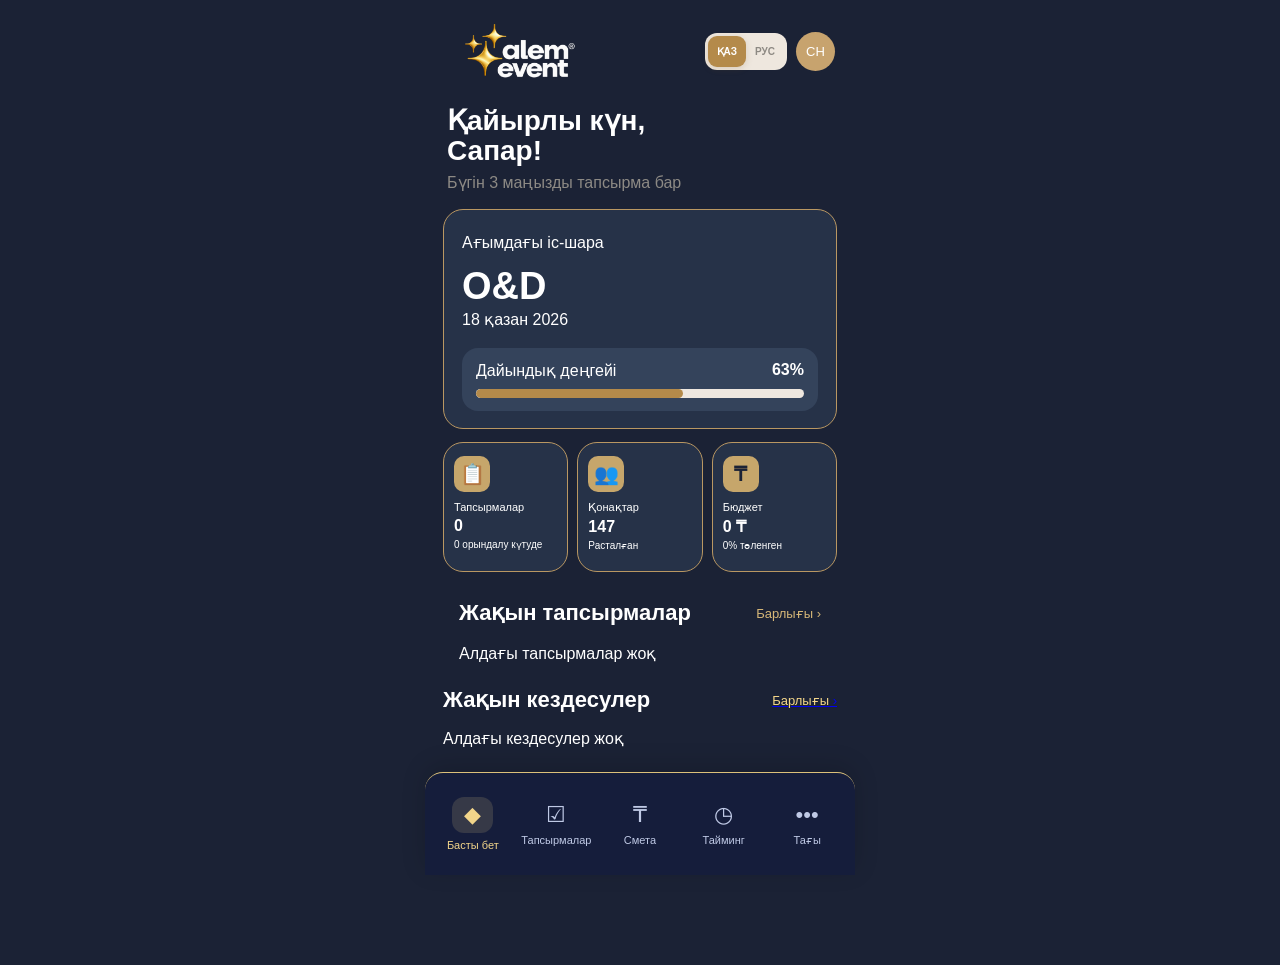
<file: index.html>
<!DOCTYPE html>
<html lang="kk">
<head>
    <meta charset="UTF-8">
    <meta name="viewport" content="width=device-width, initial-scale=1.0">
    <title>Alem Event</title>
    <link rel="stylesheet" href="style.css">
</head>

<body>

<div class="app">

    <header class="topbar">
     <div class="logo">
    <img src="logo-white.png" alt="Alem Event" class="brand-logo">
</div>
        <div class="top-actions">

            <div class="language-switch">
                <button class="language-btn" data-lang="kk">ҚАЗ</button>
                <button class="language-btn" data-lang="ru">РУС</button>
            </div>

            <div class="avatar">СН</div>
        </div>
    </header>

    <main>

        <section class="welcome">
            <h1>
                <span data-i18n="greeting">Қайырлы күн,</span><br>
                <span data-i18n="name">Сапар!</span>
            </h1>

            <p data-i18n="importantTasks">
                Бүгін 3 маңызды тапсырма бар
            </p>
        </section>

        <section class="event-card">
            <div class="event-info">
                <span data-i18n="currentEvent">
                    Ағымдағы іс-шара
                </span>

                <h2>O&D</h2>
                <p>18 қазан 2026</p>
            </div>

            <div class="progress-box">
                <div class="progress-title">
                    <span data-i18n="preparation">
                        Дайындық деңгейі
                    </span>
                    <strong>63%</strong>
                </div>

                <div class="progress">
                    <div class="progress-fill"></div>
                </div>
            </div>
        </section>

        <section class="stats">

            <div class="stat-card">
               <div class="stat-icon">📋</div>
                <span data-i18n="tasks">Тапсырмалар</span>
                <strong id="homeTaskCount">0</strong>
               <small id="homeTaskWaiting" data-i18n="waiting">
  0 орындалу күтуде
</small>
            </div>

            <div class="stat-card">
                <div class="stat-icon">👥</div>
                <span data-i18n="guests">Қонақтар</span>
                <strong>147</strong>
                <small data-i18n="confirmed">
                    Расталған
                </small>
            </div>

            <div class="stat-card">
                <div class="stat-icon">₸</div>
                <span data-i18n="budget">Бюджет</span>
                <strong id="homeBudget">0 ₸</strong>
               <small id="homePaid">0% төленген</small>
            </div>

        </section>

        <section class="tasks">

            <div class="section-title">
                <h2 data-i18n="upcomingTasks">
                    Жақын тапсырмалар
                </h2>

                <span>
                    <span data-i18n="all">Барлығы</span> ›
                </span>
            </div>

        <div class="task-list" id="homeUpcomingTasks"></div>
        </section>

        <section class="meetings">

            <div class="section-title">
                <h2 data-i18n="upcomingMeetings">
                    Жақын кездесулер
                </h2>

                <span>
                    <a href="meetings.html" class="all-link">
  <span data-i18n="all">Барлығы</span> ›
</a>
                </span>
            </div>

           <div id="homeUpcomingMeetings"></div>
        </section>

    </main>

   <nav class="bottom-nav">
  <button class="active" data-page="home">
    <span>◆</span>
    <label data-i18n="home">Басты бет</label>
  </button>

  <button type="button" onclick="window.location.href='tasks.html'">
  <span>☑</span>
  <label data-i18n="tasks">Тапсырмалар</label>
</button>

  <button data-page="estimate">
    <span>₸</span>
    <label data-i18n="estimate">Смета</label>
  </button>

  <button data-page="timing">
    <span>◷</span>
    <label data-i18n="timing">Тайминг</label>
  </button>

  <button data-page="more">
    <span>•••</span>
    <label data-i18n="more">Тағы</label>
  </button>
</nav>


</div>

<script src="script.js"></script>

</body>
</html>
</file>
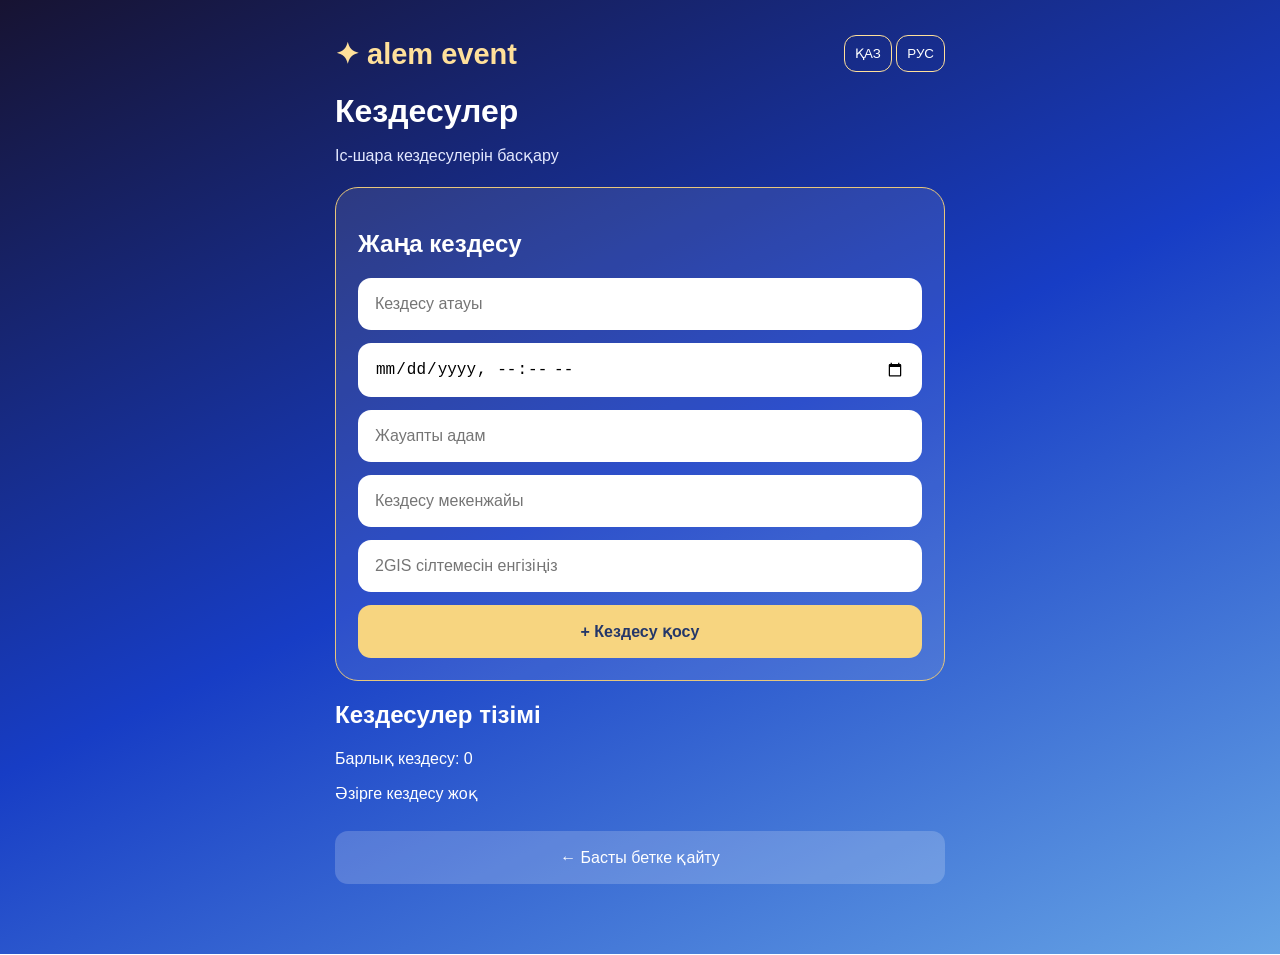
<file: meetings.html>
<!DOCTYPE html>
<html lang="kk">
<head>
<meta charset="UTF-8">
<meta name="viewport" content="width=device-width, initial-scale=1">
<title>Alem Event — Кездесулер</title>
<style>
* { box-sizing: border-box; }
body {
  margin: 0;
  font-family: Arial, sans-serif;
  color: white;
  background: linear-gradient(155deg,#171332,#173dc5,#66a4e5);
  min-height: 100vh;
}
.app { max-width: 650px; margin: auto; padding: 35px 20px 70px; }
header { display: flex; justify-content: space-between; align-items: center; }
.logo { color: #ffe09a; font-size: 29px; font-weight: bold; }
.lang button {
  background: transparent; color: white;
  border: 1px solid #ffe09a; border-radius: 12px;
  padding: 10px; cursor: pointer;
}
h1 { margin-bottom: 5px; }
.subtitle { color: #e4e9ff; }
.card, .item {
  background: #ffffff18;
  border: 1px solid #e8c77b;
  border-radius: 23px;
  padding: 22px;
  margin-top: 22px;
}
input {
  display: block; width: 100%; padding: 17px;
  margin: 13px 0; border: none; border-radius: 13px;
  font-size: 16px;
}
button { cursor: pointer; }
.gold, .back {
  width: 100%; padding: 17px; border: none;
  border-radius: 13px; font-size: 16px;
}
.gold { background: #f7d580; color: #243769; font-weight: bold; }
.back { margin-top: 28px; background: #ffffff30; color: white; }
.item { display: flex; justify-content: space-between; gap: 15px; }
.item strong { font-size: 18px; }
.item p { color: #e1e9ff; line-height: 1.6; }
.actions { display: flex; flex-direction: column; gap: 8px; }
.actions button {
  border: 1px solid #ffe09a; border-radius: 9px;
  background: #ffffff20; color: white; padding: 9px;
}
</style>
</head>
<body>
<div class="app">
  <header>
    <div class="logo">✦ alem event</div>
    <div class="lang">
      <button onclick="setLang('kk')">ҚАЗ</button>
      <button onclick="setLang('ru')">РУС</button>
    </div>
  </header>

  <h1 id="title">Кездесулер</h1>
  <p class="subtitle" id="subtitle">Іс-шара кездесулерін басқару</p>

  <div class="card">
    <h2 id="formTitle">Жаңа кездесу</h2>
    <form id="meetingForm">
      <input id="meetingName" placeholder="Кездесу атауы" required>
      <input id="meetingDate" type="datetime-local" required>
      <input id="meetingPerson" placeholder="Жауапты адам">
      
<input
  type="text"
  id="meetingAddress"
  placeholder="Кездесу мекенжайы"
/>

<input
  type="url"
  id="meeting2gis"
  placeholder="2GIS сілтемесін енгізіңіз"
/>

      <button class="gold" id="addButton" type="submit">+ Кездесу қосу</button>
    </form>
  </div>

  <h2 id="listTitle">Кездесулер тізімі</h2>
  <p id="count"></p>
  <div id="meetingList"></div>
  <button class="back" id="backButton" onclick="location.href='index.html'">
    ← Басты бетке қайту
  </button>
</div>

<script>
const KEY = 'alem_meetings';
let meetings = [];
try {
  const stored = JSON.parse(localStorage.getItem(KEY) || '[]');
  meetings = Array.isArray(stored) ? stored : [];
} catch(e) { meetings = []; }

let lang = localStorage.getItem('alemLanguage') === 'ru' ? 'ru' : 'kk';
let editingId = null;

const words = {
  kk: {
    title:'Кездесулер', subtitle:'Іс-шара кездесулерін басқару',
    form:'Жаңа кездесу', name:'Кездесу атауы',
    person:'Жауапты адам', add:'+ Кездесу қосу',
    save:'Өзгерісті сақтау', list:'Кездесулер тізімі',
    count:'Барлық кездесу: ', empty:'Әзірге кездесу жоқ',
    edit:'Өзгерту', del:'Өшіру', back:'← Басты бетке қайту',
    confirm:'Кездесуді өшіресіз бе?'
  },
  ru: {
    title:'Встречи', subtitle:'Управление встречами мероприятия',
    form:'Новая встреча', name:'Название встречи',
    person:'Ответственный', add:'+ Добавить встречу',
    save:'Сохранить изменения', list:'Список встреч',
    count:'Всего встреч: ', empty:'Пока нет встреч',
    edit:'Изменить', del:'Удалить', back:'← На главную',
    confirm:'Удалить встречу?'
  }
};

const $ = id => document.getElementById(id);
function save() {
  localStorage.setItem(KEY, JSON.stringify(meetings));
}
function setLang(value) {
  lang = value;
  localStorage.setItem('alemLanguage', lang);
  render();
}
function render() {
  const w = words[lang];
  document.documentElement.lang = lang;
  $('title').textContent = w.title;
  $('subtitle').textContent = w.subtitle;
  $('formTitle').textContent = w.form;
  $('meetingName').placeholder = w.name;
  $('meetingPerson').placeholder = w.person;
  $('addButton').textContent = editingId === null ? w.add : w.save;
  $('listTitle').textContent = w.list;
  $('backButton').textContent = w.back;
  $('count').textContent = w.count + meetings.length;

  const list = $('meetingList');
  list.replaceChildren();
  if (!meetings.length) {
    list.textContent = w.empty;
    return;
  }

  [...meetings].sort((a,b) => a.date.localeCompare(b.date))
    .forEach(m => {
      const card = document.createElement('div');
      card.className = 'item';
      const info = document.createElement('div');
      const title = document.createElement('strong');
      title.textContent = m.name;
      const details = document.createElement('p');
      details.textContent = m.date.replace('T',' ') +
        (m.person ? ' · ' + m.person : '');
      info.append(title, details);

      const actions = document.createElement('div');
      actions.className = 'actions';
      const edit = document.createElement('button');
      edit.textContent = w.edit;
      edit.onclick = () => {
        editingId = m.id;
        $('meetingName').value = m.name;
        $('meetingDate').value = m.date;
        $('meetingPerson').value = m.person;
        $('addButton').textContent = w.save;
        window.scrollTo(0,0);
      };
      const del = document.createElement('button');
      del.textContent = '× ' + w.del;
      del.onclick = () => {
        if (!confirm(w.confirm)) return;
        meetings = meetings.filter(x => x.id !== m.id);
        if (editingId === m.id) editingId = null;
        $('meetingForm').reset();
        save();
        render();
      };
      actions.append(edit, del);
      card.append(info, actions);
      list.append(card);
    });
}

$('meetingForm').addEventListener('submit', e => {
  e.preventDefault();
  const name = $('meetingName').value.trim();
  const date = $('meetingDate').value;
  const person = $('meetingPerson').value.trim();
  const address = $('meetingAddress').value.trim();
const gisLink = $('meeting2gis').value.trim();
  if (!name || !date) return;

  if (editingId !== null) {
    const m = meetings.find(x => x.id === editingId);
    if (m) Object.assign(m, {name, date, person, address, gisLink});
  } else {
    meetings.push({
     id: Date.now() + Math.random(), name, date, person, address, gisLink
    });
  }
  editingId = null;
  $('meetingForm').reset();
  save();
  render();
});
render();
</script>
</body>
</html>
</file>
<file: style.css>
* {
    box-sizing: border-box;
    margin: 0;
    padding: 0;
}

body {
    font-family: Arial, sans-serif;
    background: #eeeae4;
    color: #171717;
}

.app {
    width: 100%;
    max-width: 430px;
    min-height: 100vh;
    margin: 0 auto;
   background: #1B2235;
    padding-bottom: 90px;
}

.topbar {
    height: 92px;
    padding: 22px 20px 12px;
    display: flex;
    align-items: center;
    justify-content: space-between;
}

.logo {
    display: flex;
    align-items: center;
    gap: 8px;
}

.logo-mark {
    font-size: 38px;
    color: #b48a4a;
}

.logo-text {
    display: flex;
    flex-direction: column;
    font-size: 19px;
    line-height: 17px;
}

.top-actions {
    display: flex;
    align-items: center;
    gap: 9px;
}

.top-actions button,
.avatar {
    width: 39px;
    height: 39px;
    border-radius: 50%;
}

.top-actions button {
    border: 1px solid #eee9e2;
    background: white;
}

.avatar {
    background: #c7a36e;
    color: white;
    display: grid;
    place-items: center;
    font-size: 13px;
}

main {
    padding: 0 18px;
}

.welcome {
    padding: 14px 4px 17px;
}

.welcome h1 {
    font-size: 28px;
    line-height: 1.08;
}

.welcome p {
    color: #8d8a85;
    margin-top: 7px;
}

.event-card {
    min-height: 220px;
    border-radius: 20px;
    padding: 23px 18px 17px;
    background: #263248;
border: 1px solid #B99762;
color: #FFFFFF;
    display: flex;
    flex-direction: column;
    justify-content: space-between;
}

.event-info h2 {
    font-size: 38px;
    margin: 13px 0 2px;
    color: #FFFFFF;
}

.progress-box {
    padding: 13px 14px;
    border-radius: 16px;
    background: #34435B;
}

.progress-title {
    display: flex;
    justify-content: space-between;
    margin-bottom: 9px;
}

.progress {
    height: 9px;
    border-radius: 20px;
    background: #eee7df;
    overflow: hidden;
}

.progress-fill {
    width: 63%;
    height: 100%;
    background: #b48a4a;
    border-radius: 20px;
}

.stats {
    display: grid;
    grid-template-columns: repeat(3, 1fr);
    gap: 9px;
    margin-top: 13px;
}

.stat-card {
    min-height: 130px;
    background: white;
    border-radius: 17px;
    padding: 13px 10px;
}

.stat-icon {
    width: 31px;
    height: 31px;
    border-radius: 10px;
    background: #eee3d3;
    color: #b48a4a;
    display: grid;
    place-items: center;
    margin-bottom: 9px;
}

.stat-card span,
.stat-card strong,
.stat-card small {
    display: block;
}

.stat-card span {
    font-size: 11px;
    color: #716e69;
}

.stat-card strong {
    margin-top: 4px;
}

.stat-card small {
    margin-top: 4px;
    color: #8d8a85;
    font-size: 10px;
}
/* Тіл ауыстырғыш */

.language-switch {
    display: flex;
    align-items: center;
    padding: 3px;
    background: #eee7de;
    border-radius: 12px;
}

.language-switch .language-btn {
    width: auto;
    height: 31px;
    padding: 0 9px;
    border: none;
    border-radius: 9px;
    background: transparent;
    color: #8d8983;
    font-size: 10px;
    font-weight: 700;
    cursor: pointer;
}

.language-switch .language-btn.active {
    background: #b48a4a;
    color: white;
    box-shadow: 0 2px 7px rgba(128, 91, 40, 0.18);
}
/* Alem Event негізгі логотипі */
.logo {
    display: flex;
    align-items: center;
}

.brand-logo {
    display: block;
    width: 145px;
    height: auto;
    object-fit: contain;
}
/* ========================================
   ALEM EVENT — LOGIN
======================================== */

.login-page {
    margin: 0;
    min-height: 100vh;
    display: flex;
    justify-content: center;
    align-items: center;
    padding: 30px 15px;
    box-sizing: border-box;
    font-family: Arial, Helvetica, sans-serif;

    
background: #1C2233;

}

.login-card {
    width: 100%;
    max-width: 520px;
    min-height: 720px;
    box-sizing: border-box;

    padding: 48px 52px 32px;

    background: rgba(255, 252, 247, 0.72);
    border: 1px solid rgba(255, 255, 255, 0.9);
    border-radius: 30px;

    box-shadow:
        0 25px 70px rgba(94, 69, 38, 0.12),
        inset 0 1px 0 rgba(255, 255, 255, 0.9);

    backdrop-filter: blur(20px);
}

.login-top {
    display: flex;
    align-items: center;
    justify-content: space-between;
    gap: 25px;
}

.login-logo {
    width: 180px;
    height: 100px;
    object-fit: contain;
    object-position: left center;
}

.login-language {
    display: flex;
    padding: 4px;
    border-radius: 16px;
    background: rgba(255, 255, 255, .65);
    box-shadow: 0 4px 18px rgba(80, 60, 35, .08);
}

.login-lang {
    border: 0;
    background: transparent;
    color: #77716c;
    padding: 12px 16px;
    border-radius: 13px;
    font-size: 13px;
    font-weight: 700;
    cursor: pointer;
}

.login-lang.active {
    color: #fff;
    background: linear-gradient(135deg, #a8793e, #d0aa70);
    box-shadow: 0 5px 15px rgba(163, 117, 58, .25);
}

.login-content {
    margin-top: 65px;
}

.login-content h1 {
    margin: 0;
    color: #171717;
    font-size: 48px;
    line-height: 1.03;
    letter-spacing: -1.5px;
}

.login-subtitle {
    margin: 22px 0 40px;
    color: #9a9491;
    font-size: 17px;
    line-height: 1.5;
}

.login-form {
    display: flex;
    flex-direction: column;
    gap: 18px;
}

.login-input {
    height: 68px;
    display: flex;
    align-items: center;
    gap: 15px;
    padding: 0 20px;
    box-sizing: border-box;

    background: rgba(255, 255, 255, .55);
    border: 1px solid rgba(165, 150, 135, .35);
    border-radius: 18px;

    transition: .2s ease;
}

.login-input:focus-within {
    border-color: #b98a4b;
    box-shadow: 0 0 0 4px rgba(185, 138, 75, .10);
    background: rgba(255, 255, 255, .85);
}

.login-input > span {
    color: #9f9996;
    font-size: 23px;
}

.login-input input {
    width: 100%;
    border: 0;
    outline: 0;
    background: transparent;

    color: #292725;
    font-size: 16px;
}

.login-input input::placeholder {
    color: #aaa4a1;
}

.login-options {
    display: flex;
    justify-content: space-between;
    align-items: center;
    gap: 15px;
    margin: 5px 3px 15px;

    color: #716a63;
    font-size: 13px;
}

.login-options label {
    display: flex;
    align-items: center;
    gap: 7px;
    cursor: pointer;
}

.login-options input {
    accent-color: #ae8044;
}

.login-options a {
    color: #a2743b;
    text-decoration: underline;
}

.login-submit {
    width: 100%;
    height: 68px;
    border: 0;
    border-radius: 22px;

    color: white;
    font-size: 19px;
    font-weight: 700;

    background: linear-gradient(100deg, #9d6d32, #d0a76c);

    box-shadow: 0 14px 30px rgba(151, 104, 47, .25);
    cursor: pointer;

    transition: transform .2s ease, box-shadow .2s ease;
}

.login-submit span {
    margin-left: 12px;
    font-size: 25px;
}

.login-submit:hover {
    transform: translateY(-2px);
    box-shadow: 0 18px 35px rgba(151, 104, 47, .30);
}

.login-footer {
    margin: 75px 0 0;
    text-align: center;
    color: #96918d;
    font-size: 12px;
}

/* Телефон */
@media (max-width: 600px) {

    .login-page {
        padding: 0;
        align-items: stretch;
    }

    .login-card {
        min-height: 100vh;
        border-radius: 0;
        padding: 30px 24px;
    }

    .login-logo {
        width: 145px;
        height: 80px;
    }

    .login-content {
        margin-top: 45px;
    }

    .login-content h1 {
        font-size: 39px;
    }

    .login-options {
        align-items: flex-start;
        flex-direction: column;
    }

    .login-footer {
        margin-top: 55px;
    }
}
/* LOGIN — мәтіндер мен форманы анық көрсету */

.login-subtitle {
    color: #77716d;
    opacity: 1;
}

.login-input {
    background: rgba(255, 255, 255, 0.55);
    border: 1px solid rgba(150, 130, 110, 0.35);
    opacity: 1;
}

.login-input input {
    color: #292725;
    opacity: 1;
}

.login-input input::placeholder {
    color: #8f8985;
    opacity: 1;
}

.login-input svg,
.login-input span {
    color: #8f8985;
    opacity: 1;
}

.login-options,
.login-options label {
    color: #625d58;
    opacity: 1;
}

.login-options a {
    color: #9a7138;
    opacity: 1;
}

.login-button {
    background: linear-gradient(90deg, #a87835, #cba362);
    color: white;
    opacity: 1;
    box-shadow: 0 12px 30px rgba(164, 119, 54, 0.22);
}

.login-footer {
    color: #77716d;
    opacity: 1;
}
/* LOGIN CONTRAST FIX */

.login-page .login-input {
    background: rgba(255, 255, 255, 0.72) !important;
    border: 1px solid #d8cfc4 !important;
}

.login-page .login-input input {
    color: #292725 !important;
    opacity: 1 !important;
}

.login-page .login-input input::placeholder {
    color: #817a75 !important;
    opacity: 1 !important;
}

.login-page .login-input svg,
.login-page .login-input i,
.login-page .login-input span {
    color: #8a817b !important;
    opacity: 1 !important;
    stroke: #8a817b !important;
}

.login-page .login-options,
.login-page .login-options label {
    color: #5f5954 !important;
    opacity: 1 !important;
}

.login-page .login-options a {
    color: #9b7137 !important;
    opacity: 1 !important;
}

.login-page .login-button {
    background: linear-gradient(90deg, #a87938 0%, #caa25f 100%) !important;
    color: #ffffff !important;
    opacity: 1 !important;
}

.login-page .login-button * {
    color: #ffffff !important;
    opacity: 1 !important;
}

/* ALEM EVENT — DARK THEME */

.app {
  color: #ffffff;
}

.app h1,
.app h2,
.app h3 {
  color: #ffffff;
}

.app > p {
  color: #d6d9e3;
}

/* Карточкалардың мәтінін анық көрсету */

.app .event-card,
.app .stat-card {
  color: #292725;
}

.app .event-card h1,
.app .event-card h2,
.app .event-card h3,
.app .stat-card h1,
.app .stat-card h2,
.app .stat-card h3 {
  color: #292725;
}

/* ALEM EVENT — NAVY & GOLD */

body {
  background: #1B2235;
  color: #FFFFFF;
}

.app {
  background: linear-gradient(
    160deg,
    #192133 0%,
    #243453 100%
  );
  color: #FFFFFF;
}

.app h1,
.app h2,
.app h3 {
  color: #FFFFFF;
}

.app .topbar {
  color: #FFFFFF;
}

.app .card,
.app .stat-card {
  background: #263650;
  color: #FFFFFF;
  border: 1px solid rgba(198, 164, 108, 0.35);
  border-radius: 20px;
}

.app .card p,
.app .stat-card p {
  color: #D5DBE5;
}

/* LOGIN */
.login-page {
  background: #1B2235;
}

.login-page .login-card {
  background: #243047;
  border: 1px solid rgba(198, 164, 108, 0.35);
}

.login-page h1 {
  color: #FFFFFF;
}

.login-page .login-subtitle {
  color: #D5DBE5;
}

.login-page .login-footer {
  color: #B9C1CF;
}

.login-page .login-button,
.login-page .login-submit {
  background: linear-gradient(
    90deg,
    #A87938,
    #CBA362
  );
  color: #FFFFFF;
}

/* ALEM EVENT — DARK NAVY */

body {
  background: #1B2235;
}

.app {
  background: #1B2235 !important;
  color: #FFFFFF;
}

.app .card,
.app .stat-card {
  background: #263248 !important;
  color: #FFFFFF !important;
  border: 1px solid #B99762;
}

.app .card *,
.app .stat-card * {
  color: #FFFFFF;
}

/* O&D карточкасындағы мәтіндер */

.app .event-card,
.app .event-card .event-info,
.app .event-card .event-info h2,
.app .event-card .event-info p {
  color: #FFFFFF !important;
}

.app .event-card .progress-box {
  background: #34435B !important;
  color: #FFFFFF !important;
}

.app .event-card .progress-box * {
  color: #FFFFFF !important;
}
/* ALEM EVENT — негізгі фон */
body {
    background: #1B2235;
}

.app {
    background: #1B2235;
}
/* ALEM EVENT — алтын түсті белгішелер */

.app .stat-icon {
    width: 36px;
    height: 36px;
    display: flex;
    align-items: center;
    justify-content: center;
    background: #C6A66B;
    color: #1B2235;
    border-radius: 10px;
    font-size: 20px;
    font-weight: bold;
}
/* ALEM EVENT — Жақын тапсырмалар */

.app .tasks {
    margin-top: 28px;
    padding: 0 16px;
}

.app .section-title {
    display: flex;
    justify-content: space-between;
    align-items: center;
    gap: 12px;
    margin-bottom: 18px;
    color: #FFFFFF;
}

.app .section-title h2 {
    font-size: 22px;
    font-weight: 700;
    color: #FFFFFF;
}

.app .section-title > span {
    color: #D6B778;
    font-size: 13px;
}

.app .task-list {
    display: flex;
    flex-direction: column;
    gap: 12px;
}

.app .task {
    display: flex;
    align-items: center;
    gap: 14px;
    padding: 18px 14px;
    background: #26334D;
    border: 1px solid #C6A66B;
    border-radius: 16px;
    color: #FFFFFF;
}

.app .task > div:nth-child(2) {
    flex: 1;
    min-width: 0;
}

.app .task strong {
    display: block;
    color: #FFFFFF;
    font-size: 15px;
    line-height: 1.4;
}

.app .task p {
    margin-top: 6px;
    color: #C5CBD7;
    font-size: 13px;
}

.app .check {
    width: 24px;
    height: 24px;
    flex-shrink: 0;
    border: 2px solid #C6A66B;
    border-radius: 8px;
    color: #D6B778;
    display: flex;
    align-items: center;
    justify-content: center;
}

.app .person {
    color: #D6B778;
    font-weight: 600;
}

/* ALEM EVENT — ЖАҚЫН КЕЗДЕСУЛЕР */

.app .meetings {
  margin-top: 24px;
}

.app .meetings .section-title {
  display: flex;
  justify-content: space-between;
  align-items: center;
  margin-bottom: 16px;
  gap: 12px;
}

.app .meetings .section-title h2 {
  color: #FFFFFF;
  font-size: 22px;
  font-weight: 700;
}

.app .meetings .section-title span {
  color: #F5D78A;
}

.app .meeting-card {
  display: flex;
  align-items: center;
  gap: 16px;
  padding: 20px;
  border: 1.5px solid #E8CD8B;
  border-radius: 20px;
  background: rgba(255,255,255,0.07);
  color: #FFFFFF;
}

.app .meeting-card .calendar-icon {
  width: 48px;
  height: 48px;
  flex-shrink: 0;
  display: flex;
  align-items: center;
  justify-content: center;
  background: #E8CD8B;
  color: #1B2235;
  border-radius: 13px;
  font-size: 24px;
}

.app .meeting-card strong {
  display: block;
  color: #FFFFFF;
  font-size: 16px;
  margin-bottom: 7px;
}

.app .meeting-card p {
  color: #E8CD8B;
  font-size: 14px;
}

/* ALEM EVENT — ТӨМЕНГІ МӘЗІР */

.app .bottom-nav {
  position: sticky;
  bottom: 0;
  z-index: 100;
  width: 100%;
  max-width: 430px;
  margin: 24px auto 0;
  padding: 14px 8px;
  display: flex;
  justify-content: space-around;
  align-items: center;
  gap: 4px;
  background: #151D3B;
  border-top: 1px solid #DCC17A;
  border-radius: 18px 18px 0 0;
  box-shadow: 0 -6px 24px rgba(0,0,0,0.15);
}

.app .bottom-nav button {
  flex: 1;
  min-width: 0;
  border: none;
  background: transparent;
  color: #BFC9E5;
  padding: 10px 2px;
  display: flex;
  flex-direction: column;
  align-items: center;
  gap: 6px;
  cursor: pointer;
  font-size: 11px;
}

.app .bottom-nav button span {
  font-size: 22px;
}

.app .bottom-nav button label {
  font-size: 11px;
  cursor: pointer;
}

.app .bottom-nav button.active {
  color: #F2D58A;
}

.app .bottom-nav button.active span {
  background: rgba(242,213,138,0.15);
  border-radius: 12px;
  padding: 5px 12px;
}

/* Тапсырмалар бетінің төменгі мәзірі */
body:has(.tasks-page) .bottom-nav {
  display: flex;
  justify-content: space-around;
  align-items: center;
  gap: 8px;
  max-width: 600px;
  width: calc(100% - 32px);
  margin: 30px auto;
  padding: 18px 10px;
  background: #233eaa;
  border: 1px solid #e8c77a;
  border-radius: 24px;
}

body:has(.tasks-page) .bottom-nav button {
  flex: 1;
  min-width: 0;
  background: transparent;
  border: none;
  color: white;
  cursor: pointer;
  display: flex;
  flex-direction: column;
  align-items: center;
  gap: 7px;
  font-size: 12px;
}

body:has(.tasks-page) .bottom-nav button span {
  font-size: 24px;
}

body:has(.tasks-page) .bottom-nav button.active {
  color: #f3d48b;
}
</file>
